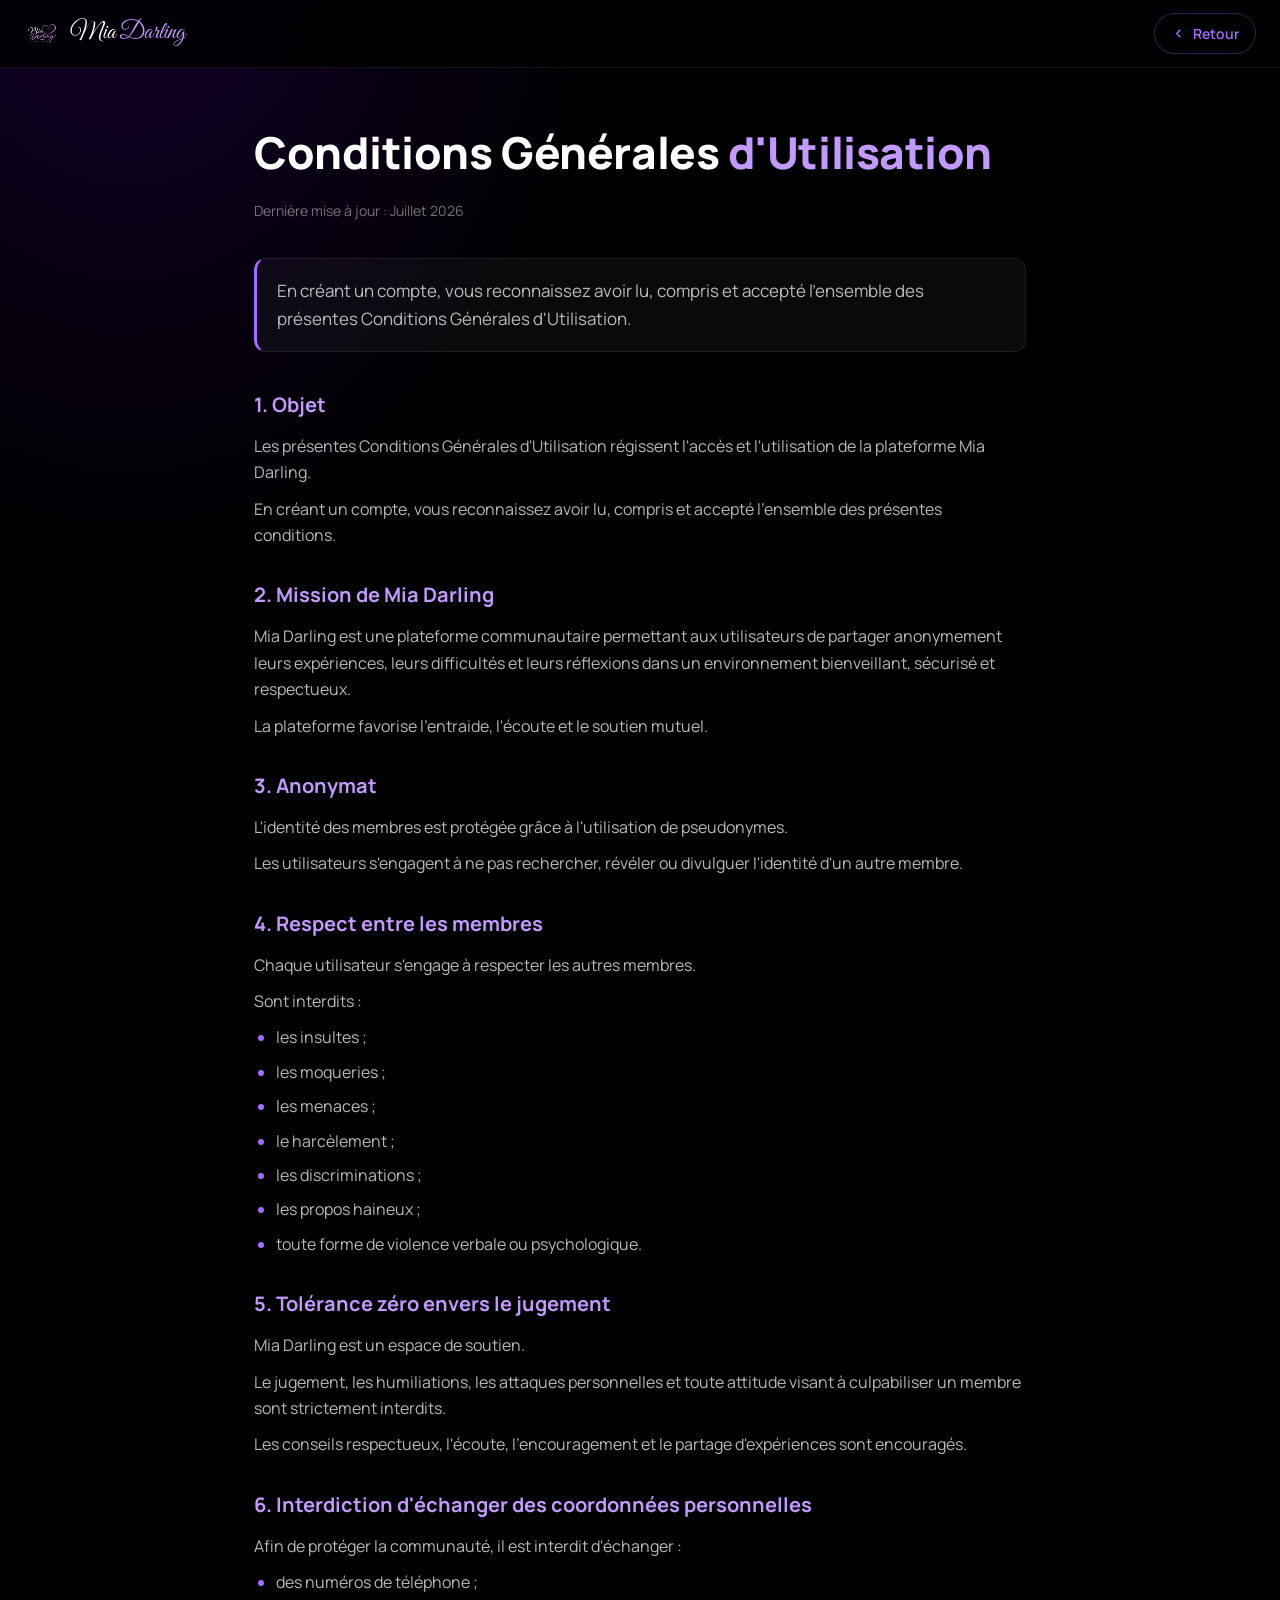
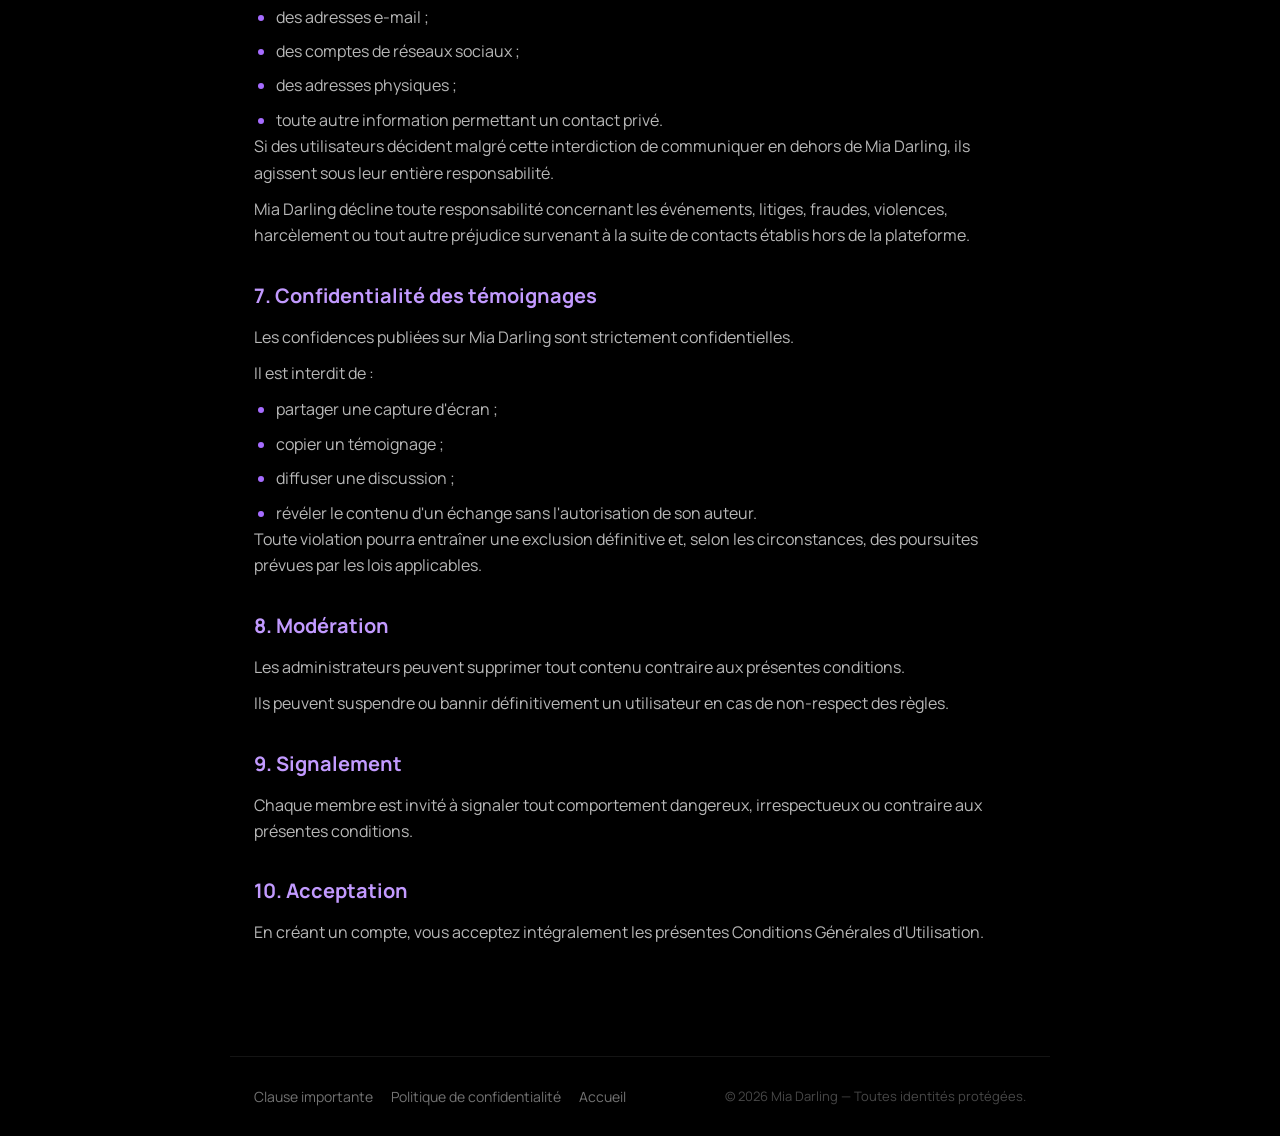
<file: cgu.html>
<!DOCTYPE html>
<html lang="fr">

<head>
  <meta charset="UTF-8" />
  <meta name="viewport" content="width=device-width, initial-scale=1.0, viewport-fit=cover" />
  <title>Conditions Générales d'Utilisation — Mia Darling</title>
  <meta name="description" content="Conditions Générales d'Utilisation de Mia Darling, la plateforme communautaire de partage anonyme de témoignages et de soutien entre utilisateurs." />
  <meta name="robots" content="index, follow, max-image-preview:large" />
  <link rel="canonical" href="https://miadarlingsp.com/cgu.html" />
  <meta name="theme-color" content="#000000" />
  <link rel="manifest" href="site.webmanifest" />
  <!-- Open Graph -->
  <meta property="og:type" content="website" />
  <meta property="og:site_name" content="Mia Darling" />
  <meta property="og:locale" content="fr_FR" />
  <meta property="og:title" content="Conditions Générales d'Utilisation — Mia Darling" />
  <meta property="og:description" content="Conditions Générales d'Utilisation de Mia Darling, la plateforme communautaire de partage anonyme de témoignages et de soutien entre utilisateurs." />
  <meta property="og:url" content="https://miadarlingsp.com/cgu.html" />
  <meta property="og:image" content="https://miadarlingsp.com/assets/logo.png" />
  <meta property="og:image:width" content="1080" />
  <meta property="og:image:height" content="1080" />
  <meta property="og:image:alt" content="Logo Mia Darling" />
  <!-- Twitter -->
  <meta name="twitter:card" content="summary" />
  <meta name="twitter:title" content="Conditions Générales d'Utilisation — Mia Darling" />
  <meta name="twitter:description" content="Conditions Générales d'Utilisation de Mia Darling, la plateforme communautaire de partage anonyme de témoignages et de soutien entre utilisateurs." />
  <meta name="twitter:image" content="https://miadarlingsp.com/assets/logo.png" />
  <link rel="icon" type="image/png" href="assets/logo.png" />
  <link rel="apple-touch-icon" href="assets/logo.png" />
  <link rel="preconnect" href="https://fonts.googleapis.com" />
  <link rel="preconnect" href="https://fonts.gstatic.com" crossorigin />
  <link href="https://fonts.googleapis.com/css2?family=Great+Vibes&family=Manrope:wght@400;500;600;700;800&display=swap"
    rel="stylesheet" />
  <style>
    * { margin: 0; padding: 0; box-sizing: border-box; }

    :root {
      --bg: #000000;
      --purple-dark: #25015B;
      --purple-mid: #6A3FBF;
      --purple-light: #A66CFF;
      --purple-soft: #C29AFF;
      --white: #FFFFFF;
      --text-sub: rgba(255, 255, 255, .72);
      --text-muted: rgba(255, 255, 255, .45);
      --border: rgba(255, 255, 255, .08);
    }

    body {
      font-family: 'Manrope', sans-serif;
      background: var(--bg);
      color: var(--white);
      min-height: 100vh;
      line-height: 1.65;
      background-image:
        radial-gradient(ellipse 60% 40% at 10% -5%, rgba(37, 1, 91, .5) 0%, transparent 65%);
    }

    /* Header */
    .legal-nav {
      display: flex;
      align-items: center;
      justify-content: space-between;
      gap: 16px;
      height: 68px;
      padding: 0 max(24px, env(safe-area-inset-left));
      border-bottom: 1px solid var(--border);
      position: sticky;
      top: 0;
      background: rgba(0, 0, 0, .85);
      backdrop-filter: blur(20px);
      z-index: 10;
    }

    .legal-logo { display: flex; align-items: center; gap: 10px; text-decoration: none; }
    .legal-logo img { width: 36px; height: 36px; border-radius: 50%; }
    .legal-logo .logo-m { font-family: 'Great Vibes', cursive; font-size: 24px; color: #fff; }
    .legal-logo .logo-d { font-family: 'Great Vibes', cursive; font-size: 24px; color: var(--purple-soft); }

    .legal-back {
      display: inline-flex;
      align-items: center;
      gap: 7px;
      color: var(--purple-light);
      text-decoration: none;
      font-size: 14px;
      font-weight: 600;
      padding: 8px 16px;
      border: 1px solid rgba(166, 108, 255, .3);
      border-radius: 50px;
      transition: background .2s, border-color .2s;
    }

    .legal-back:hover { background: rgba(166, 108, 255, .1); border-color: var(--purple-light); }

    /* Content */
    .legal-wrap { max-width: 820px; margin: 0 auto; padding: 48px 24px 80px; }

    .legal-title {
      font-size: clamp(30px, 5vw, 44px);
      font-weight: 800;
      letter-spacing: -.01em;
      margin-bottom: 10px;
    }

    .legal-title span { color: var(--purple-soft); }

    .legal-updated {
      font-size: 14px;
      color: var(--text-muted);
      margin-bottom: 36px;
    }

    .legal-intro {
      font-size: 17px;
      color: var(--text-sub);
      margin-bottom: 36px;
      padding: 18px 20px;
      background: rgba(255, 255, 255, .04);
      border: 1px solid var(--border);
      border-left: 3px solid var(--purple-light);
      border-radius: 12px;
    }

    .legal-section { margin-bottom: 30px; }

    .legal-section h2 {
      font-size: 20px;
      font-weight: 700;
      color: var(--purple-soft);
      margin-bottom: 12px;
    }

    .legal-section p { color: var(--text-sub); margin-bottom: 10px; }

    .legal-section ul { list-style: none; display: flex; flex-direction: column; gap: 8px; }

    .legal-section li {
      color: var(--text-sub);
      padding-left: 22px;
      position: relative;
    }

    .legal-section li::before {
      content: '';
      position: absolute;
      left: 4px;
      top: 11px;
      width: 6px;
      height: 6px;
      border-radius: 50%;
      background: var(--purple-light);
    }

    /* Footer */
    .legal-footer {
      max-width: 820px;
      margin: 0 auto;
      padding: 28px 24px;
      border-top: 1px solid var(--border);
      display: flex;
      flex-wrap: wrap;
      gap: 18px;
      align-items: center;
      justify-content: space-between;
    }

    .legal-footer a { color: var(--text-muted); text-decoration: none; font-size: 14px; transition: color .2s; }
    .legal-footer a:hover { color: var(--purple-light); }
    .legal-footer .copy { font-size: 13px; color: rgba(255, 255, 255, .28); }

    @media (max-width: 520px) {
      .legal-logo .logo-d { display: none; }
      .legal-wrap { padding: 32px 18px 60px; }
    }
  </style>
</head>

<body>
  <header class="legal-nav">
    <a class="legal-logo" href="index.html">
      <img src="assets/logo.png" alt="Mia Darling" />
      <span><span class="logo-m">Mia</span> <span class="logo-d">Darling</span></span>
    </a>
    <a class="legal-back" href="javascript:history.length>1?history.back():location.href='index.html'">
      <svg width="15" height="15" viewBox="0 0 24 24" fill="none" stroke="currentColor" stroke-width="2.2">
        <polyline points="15 18 9 12 15 6"></polyline>
      </svg>
      Retour
    </a>
  </header>

  <main class="legal-wrap">
    <h1 class="legal-title">Conditions Générales <span>d'Utilisation</span></h1>
    <p class="legal-updated">Dernière mise à jour : Juillet 2026</p>

    <p class="legal-intro">En créant un compte, vous reconnaissez avoir lu, compris et accepté l'ensemble des présentes
      Conditions Générales d'Utilisation.</p>

    <section class="legal-section">
      <h2>1. Objet</h2>
      <p>Les présentes Conditions Générales d'Utilisation régissent l'accès et l'utilisation de la plateforme Mia
        Darling.</p>
      <p>En créant un compte, vous reconnaissez avoir lu, compris et accepté l'ensemble des présentes conditions.</p>
    </section>

    <section class="legal-section">
      <h2>2. Mission de Mia Darling</h2>
      <p>Mia Darling est une plateforme communautaire permettant aux utilisateurs de partager anonymement leurs
        expériences, leurs difficultés et leurs réflexions dans un environnement bienveillant, sécurisé et
        respectueux.</p>
      <p>La plateforme favorise l'entraide, l'écoute et le soutien mutuel.</p>
    </section>

    <section class="legal-section">
      <h2>3. Anonymat</h2>
      <p>L'identité des membres est protégée grâce à l'utilisation de pseudonymes.</p>
      <p>Les utilisateurs s'engagent à ne pas rechercher, révéler ou divulguer l'identité d'un autre membre.</p>
    </section>

    <section class="legal-section">
      <h2>4. Respect entre les membres</h2>
      <p>Chaque utilisateur s'engage à respecter les autres membres.</p>
      <p>Sont interdits :</p>
      <ul>
        <li>les insultes ;</li>
        <li>les moqueries ;</li>
        <li>les menaces ;</li>
        <li>le harcèlement ;</li>
        <li>les discriminations ;</li>
        <li>les propos haineux ;</li>
        <li>toute forme de violence verbale ou psychologique.</li>
      </ul>
    </section>

    <section class="legal-section">
      <h2>5. Tolérance zéro envers le jugement</h2>
      <p>Mia Darling est un espace de soutien.</p>
      <p>Le jugement, les humiliations, les attaques personnelles et toute attitude visant à culpabiliser un membre sont
        strictement interdits.</p>
      <p>Les conseils respectueux, l'écoute, l'encouragement et le partage d'expériences sont encouragés.</p>
    </section>

    <section class="legal-section">
      <h2>6. Interdiction d'échanger des coordonnées personnelles</h2>
      <p>Afin de protéger la communauté, il est interdit d'échanger :</p>
      <ul>
        <li>des numéros de téléphone ;</li>
        <li>des adresses e-mail ;</li>
        <li>des comptes de réseaux sociaux ;</li>
        <li>des adresses physiques ;</li>
        <li>toute autre information permettant un contact privé.</li>
      </ul>
      <p>Si des utilisateurs décident malgré cette interdiction de communiquer en dehors de Mia Darling, ils agissent
        sous leur entière responsabilité.</p>
      <p>Mia Darling décline toute responsabilité concernant les événements, litiges, fraudes, violences, harcèlement ou
        tout autre préjudice survenant à la suite de contacts établis hors de la plateforme.</p>
    </section>

    <section class="legal-section">
      <h2>7. Confidentialité des témoignages</h2>
      <p>Les confidences publiées sur Mia Darling sont strictement confidentielles.</p>
      <p>Il est interdit de :</p>
      <ul>
        <li>partager une capture d'écran ;</li>
        <li>copier un témoignage ;</li>
        <li>diffuser une discussion ;</li>
        <li>révéler le contenu d'un échange sans l'autorisation de son auteur.</li>
      </ul>
      <p>Toute violation pourra entraîner une exclusion définitive et, selon les circonstances, des poursuites prévues
        par les lois applicables.</p>
    </section>

    <section class="legal-section">
      <h2>8. Modération</h2>
      <p>Les administrateurs peuvent supprimer tout contenu contraire aux présentes conditions.</p>
      <p>Ils peuvent suspendre ou bannir définitivement un utilisateur en cas de non-respect des règles.</p>
    </section>

    <section class="legal-section">
      <h2>9. Signalement</h2>
      <p>Chaque membre est invité à signaler tout comportement dangereux, irrespectueux ou contraire aux présentes
        conditions.</p>
    </section>

    <section class="legal-section">
      <h2>10. Acceptation</h2>
      <p>En créant un compte, vous acceptez intégralement les présentes Conditions Générales d'Utilisation.</p>
    </section>
  </main>

  <footer class="legal-footer">
    <div style="display:flex;gap:18px;flex-wrap:wrap;">
      <a href="clause.html">Clause importante</a>
      <a href="confidentialite.html">Politique de confidentialité</a>
      <a href="index.html">Accueil</a>
    </div>
    <span class="copy">© 2026 Mia Darling — Toutes identités protégées.</span>
  </footer>
</body>

</html>
</file>
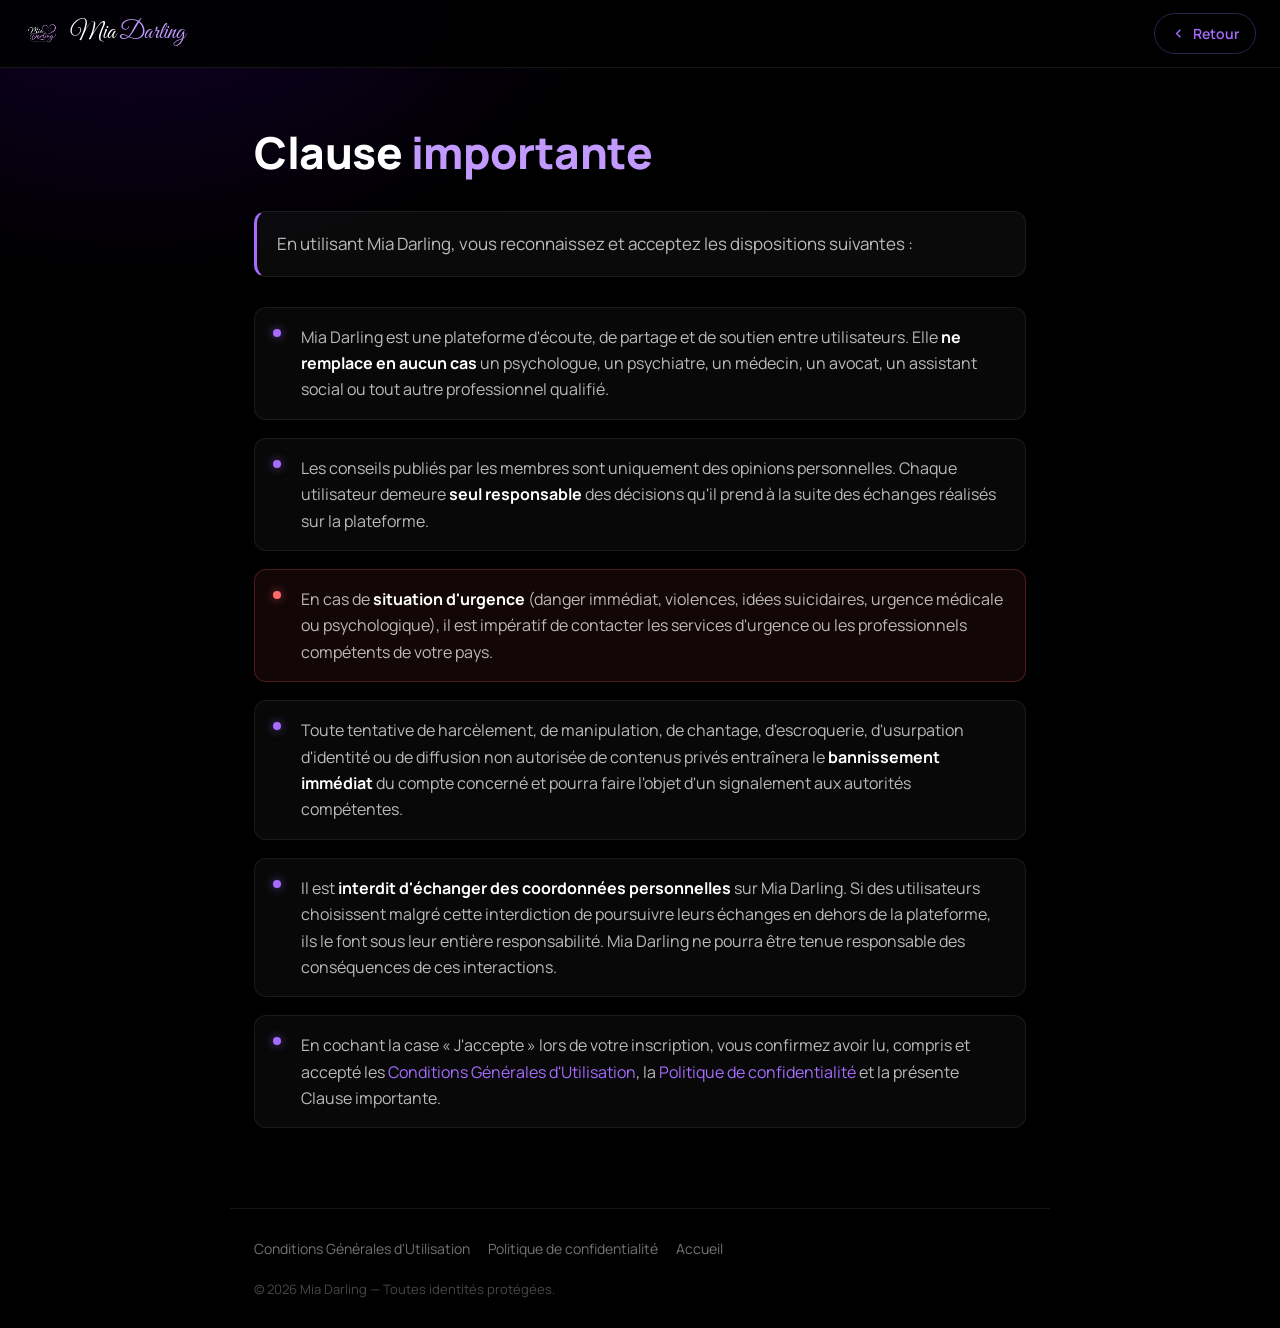
<file: clause.html>
<!DOCTYPE html>
<html lang="fr">

<head>
  <meta charset="UTF-8" />
  <meta name="viewport" content="width=device-width, initial-scale=1.0, viewport-fit=cover" />
  <title>Clause importante — Mia Darling</title>
  <meta name="description" content="Mia Darling est un espace d'écoute et de partage entre utilisateurs qui ne remplace pas un professionnel. En cas d'urgence, contactez les services compétents." />
  <meta name="robots" content="index, follow, max-image-preview:large" />
  <link rel="canonical" href="https://miadarlingsp.com/clause.html" />
  <meta name="theme-color" content="#000000" />
  <link rel="manifest" href="site.webmanifest" />
  <!-- Open Graph -->
  <meta property="og:type" content="website" />
  <meta property="og:site_name" content="Mia Darling" />
  <meta property="og:locale" content="fr_FR" />
  <meta property="og:title" content="Clause importante — Mia Darling" />
  <meta property="og:description" content="Mia Darling est un espace d'écoute et de partage entre utilisateurs qui ne remplace pas un professionnel. En cas d'urgence, contactez les services compétents." />
  <meta property="og:url" content="https://miadarlingsp.com/clause.html" />
  <meta property="og:image" content="https://miadarlingsp.com/assets/logo.png" />
  <meta property="og:image:width" content="1080" />
  <meta property="og:image:height" content="1080" />
  <meta property="og:image:alt" content="Logo Mia Darling" />
  <!-- Twitter -->
  <meta name="twitter:card" content="summary" />
  <meta name="twitter:title" content="Clause importante — Mia Darling" />
  <meta name="twitter:description" content="Mia Darling est un espace d'écoute et de partage entre utilisateurs qui ne remplace pas un professionnel. En cas d'urgence, contactez les services compétents." />
  <meta name="twitter:image" content="https://miadarlingsp.com/assets/logo.png" />
  <link rel="icon" type="image/png" href="assets/logo.png" />
  <link rel="apple-touch-icon" href="assets/logo.png" />
  <link rel="preconnect" href="https://fonts.googleapis.com" />
  <link rel="preconnect" href="https://fonts.gstatic.com" crossorigin />
  <link href="https://fonts.googleapis.com/css2?family=Great+Vibes&family=Manrope:wght@400;500;600;700;800&display=swap"
    rel="stylesheet" />
  <style>
    * { margin: 0; padding: 0; box-sizing: border-box; }

    :root {
      --bg: #000000;
      --purple-dark: #25015B;
      --purple-mid: #6A3FBF;
      --purple-light: #A66CFF;
      --purple-soft: #C29AFF;
      --white: #FFFFFF;
      --text-sub: rgba(255, 255, 255, .72);
      --text-muted: rgba(255, 255, 255, .45);
      --border: rgba(255, 255, 255, .08);
    }

    body {
      font-family: 'Manrope', sans-serif;
      background: var(--bg);
      color: var(--white);
      min-height: 100vh;
      line-height: 1.65;
      background-image:
        radial-gradient(ellipse 60% 40% at 10% -5%, rgba(37, 1, 91, .5) 0%, transparent 65%);
    }

    .legal-nav {
      display: flex;
      align-items: center;
      justify-content: space-between;
      gap: 16px;
      height: 68px;
      padding: 0 max(24px, env(safe-area-inset-left));
      border-bottom: 1px solid var(--border);
      position: sticky;
      top: 0;
      background: rgba(0, 0, 0, .85);
      backdrop-filter: blur(20px);
      z-index: 10;
    }

    .legal-logo { display: flex; align-items: center; gap: 10px; text-decoration: none; }
    .legal-logo img { width: 36px; height: 36px; border-radius: 50%; }
    .legal-logo .logo-m { font-family: 'Great Vibes', cursive; font-size: 24px; color: #fff; }
    .legal-logo .logo-d { font-family: 'Great Vibes', cursive; font-size: 24px; color: var(--purple-soft); }

    .legal-back {
      display: inline-flex;
      align-items: center;
      gap: 7px;
      color: var(--purple-light);
      text-decoration: none;
      font-size: 14px;
      font-weight: 600;
      padding: 8px 16px;
      border: 1px solid rgba(166, 108, 255, .3);
      border-radius: 50px;
      transition: background .2s, border-color .2s;
    }

    .legal-back:hover { background: rgba(166, 108, 255, .1); border-color: var(--purple-light); }

    .legal-wrap { max-width: 820px; margin: 0 auto; padding: 48px 24px 80px; }

    .legal-title {
      font-size: clamp(30px, 5vw, 44px);
      font-weight: 800;
      letter-spacing: -.01em;
      margin-bottom: 10px;
    }

    .legal-title span { color: var(--purple-soft); }

    .legal-intro {
      font-size: 17px;
      color: var(--text-sub);
      margin: 22px 0 30px;
      padding: 18px 20px;
      background: rgba(255, 255, 255, .04);
      border: 1px solid var(--border);
      border-left: 3px solid var(--purple-light);
      border-radius: 12px;
    }

    .clause-list { list-style: none; display: flex; flex-direction: column; gap: 18px; }

    .clause-list li {
      color: var(--text-sub);
      padding: 16px 18px 16px 46px;
      position: relative;
      background: rgba(255, 255, 255, .03);
      border: 1px solid var(--border);
      border-radius: 12px;
    }

    .clause-list li::before {
      content: '';
      position: absolute;
      left: 18px;
      top: 21px;
      width: 8px;
      height: 8px;
      border-radius: 50%;
      background: var(--purple-light);
      box-shadow: 0 0 10px rgba(166, 108, 255, .6);
    }

    /* Encadré urgence : mis en avant */
    .clause-list li.urgent {
      background: rgba(255, 90, 90, .07);
      border-color: rgba(255, 90, 90, .25);
    }

    .clause-list li.urgent::before { background: #ff6b6b; box-shadow: 0 0 10px rgba(255, 107, 107, .6); }

    .clause-list li strong { color: var(--white); }

    .legal-footer {
      max-width: 820px;
      margin: 0 auto;
      padding: 28px 24px;
      border-top: 1px solid var(--border);
      display: flex;
      flex-wrap: wrap;
      gap: 18px;
      align-items: center;
      justify-content: space-between;
    }

    .legal-footer a { color: var(--text-muted); text-decoration: none; font-size: 14px; transition: color .2s; }
    .legal-footer a:hover { color: var(--purple-light); }
    .legal-footer .copy { font-size: 13px; color: rgba(255, 255, 255, .28); }

    @media (max-width: 520px) {
      .legal-logo .logo-d { display: none; }
      .legal-wrap { padding: 32px 18px 60px; }
    }
  </style>
</head>

<body>
  <header class="legal-nav">
    <a class="legal-logo" href="index.html">
      <img src="assets/logo.png" alt="Mia Darling" />
      <span><span class="logo-m">Mia</span> <span class="logo-d">Darling</span></span>
    </a>
    <a class="legal-back" href="javascript:history.length>1?history.back():location.href='index.html'">
      <svg width="15" height="15" viewBox="0 0 24 24" fill="none" stroke="currentColor" stroke-width="2.2">
        <polyline points="15 18 9 12 15 6"></polyline>
      </svg>
      Retour
    </a>
  </header>

  <main class="legal-wrap">
    <h1 class="legal-title">Clause <span>importante</span></h1>

    <p class="legal-intro">En utilisant Mia Darling, vous reconnaissez et acceptez les dispositions suivantes :</p>

    <ul class="clause-list">
      <li>Mia Darling est une plateforme d'écoute, de partage et de soutien entre utilisateurs. Elle
        <strong>ne remplace en aucun cas</strong> un psychologue, un psychiatre, un médecin, un avocat, un assistant
        social ou tout autre professionnel qualifié.</li>

      <li>Les conseils publiés par les membres sont uniquement des opinions personnelles. Chaque utilisateur demeure
        <strong>seul responsable</strong> des décisions qu'il prend à la suite des échanges réalisés sur la
        plateforme.</li>

      <li class="urgent">En cas de <strong>situation d'urgence</strong> (danger immédiat, violences, idées suicidaires,
        urgence médicale ou psychologique), il est impératif de contacter les services d'urgence ou les professionnels
        compétents de votre pays.</li>

      <li>Toute tentative de harcèlement, de manipulation, de chantage, d'escroquerie, d'usurpation d'identité ou de
        diffusion non autorisée de contenus privés entraînera le <strong>bannissement immédiat</strong> du compte
        concerné et pourra faire l'objet d'un signalement aux autorités compétentes.</li>

      <li>Il est <strong>interdit d'échanger des coordonnées personnelles</strong> sur Mia Darling. Si des utilisateurs
        choisissent malgré cette interdiction de poursuivre leurs échanges en dehors de la plateforme, ils le font sous
        leur entière responsabilité. Mia Darling ne pourra être tenue responsable des conséquences de ces
        interactions.</li>

      <li>En cochant la case « J'accepte » lors de votre inscription, vous confirmez avoir lu, compris et accepté les
        <a href="cgu.html" style="color:var(--purple-light);text-decoration:none;">Conditions Générales
          d'Utilisation</a>, la <a href="confidentialite.html"
          style="color:var(--purple-light);text-decoration:none;">Politique de confidentialité</a> et la présente
        Clause importante.</li>
    </ul>
  </main>

  <footer class="legal-footer">
    <div style="display:flex;gap:18px;flex-wrap:wrap;">
      <a href="cgu.html">Conditions Générales d'Utilisation</a>
      <a href="confidentialite.html">Politique de confidentialité</a>
      <a href="index.html">Accueil</a>
    </div>
    <span class="copy">© 2026 Mia Darling — Toutes identités protégées.</span>
  </footer>
</body>

</html>
</file>
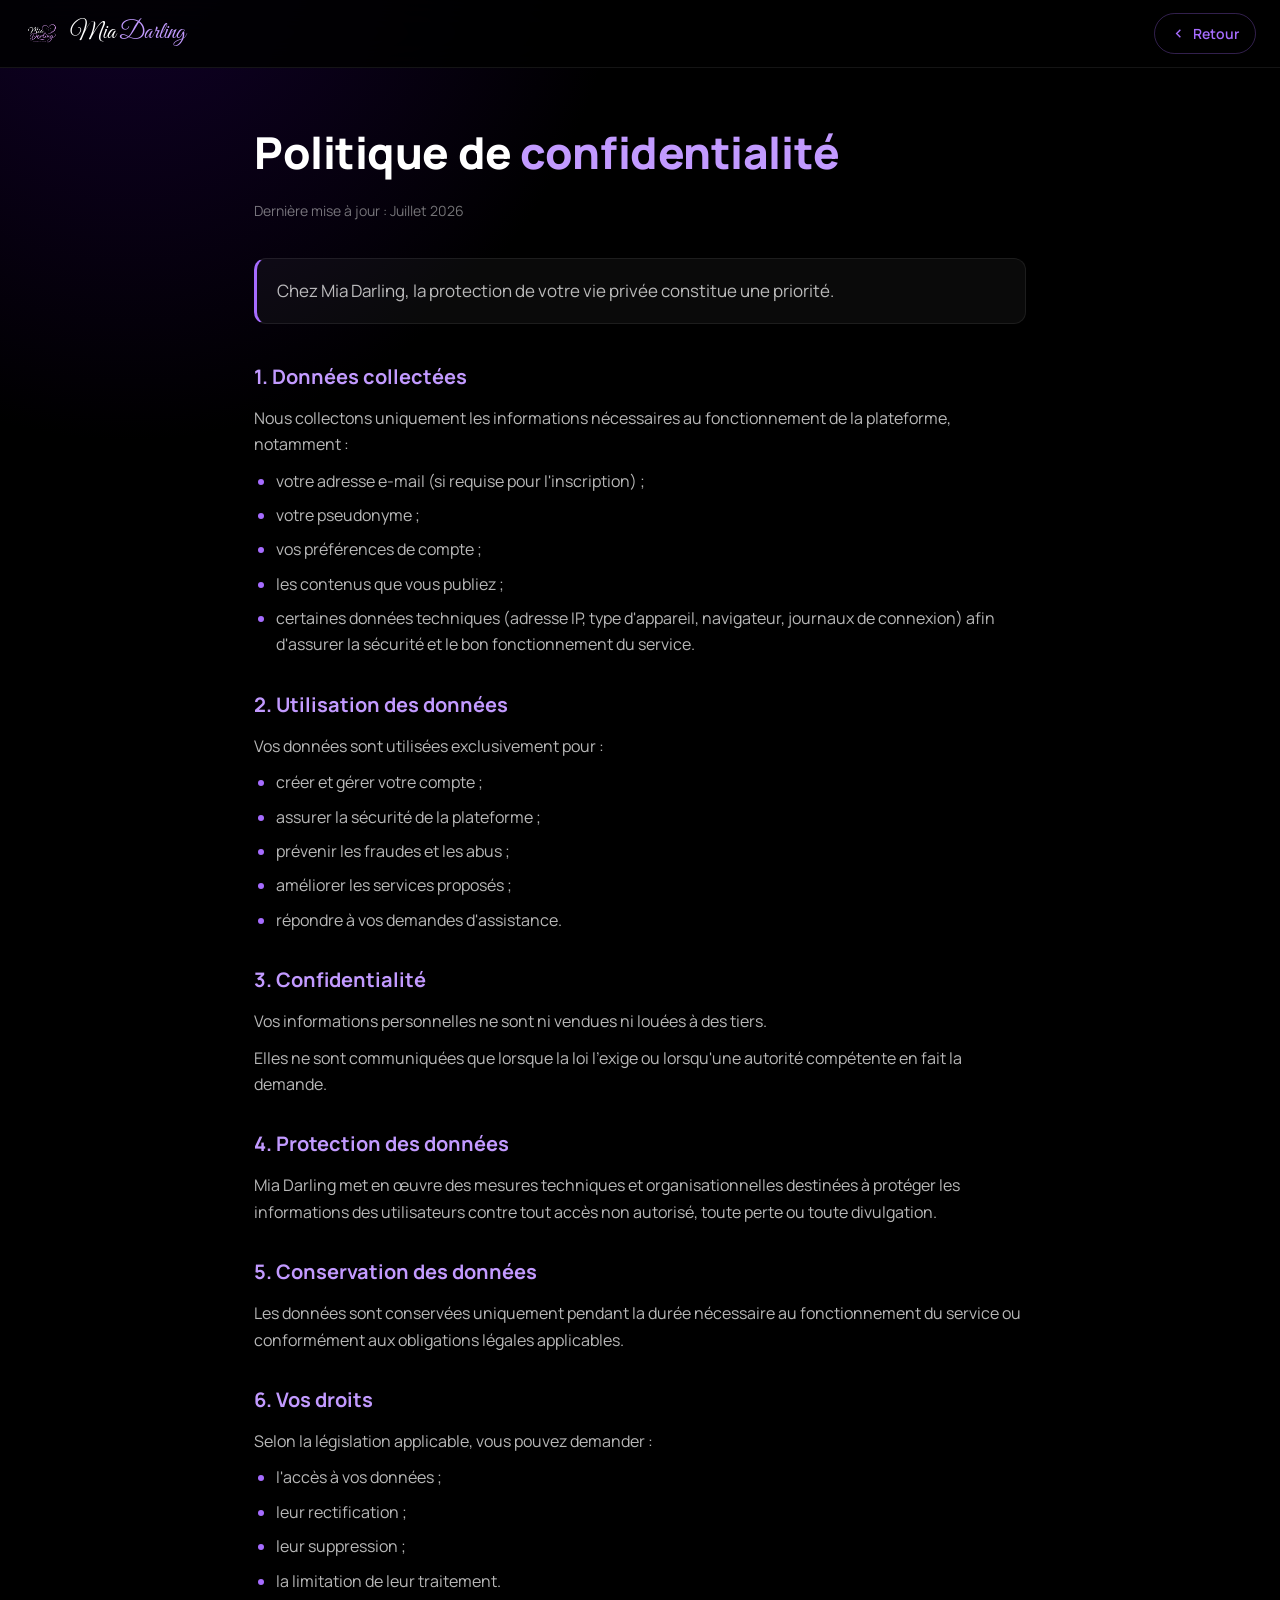
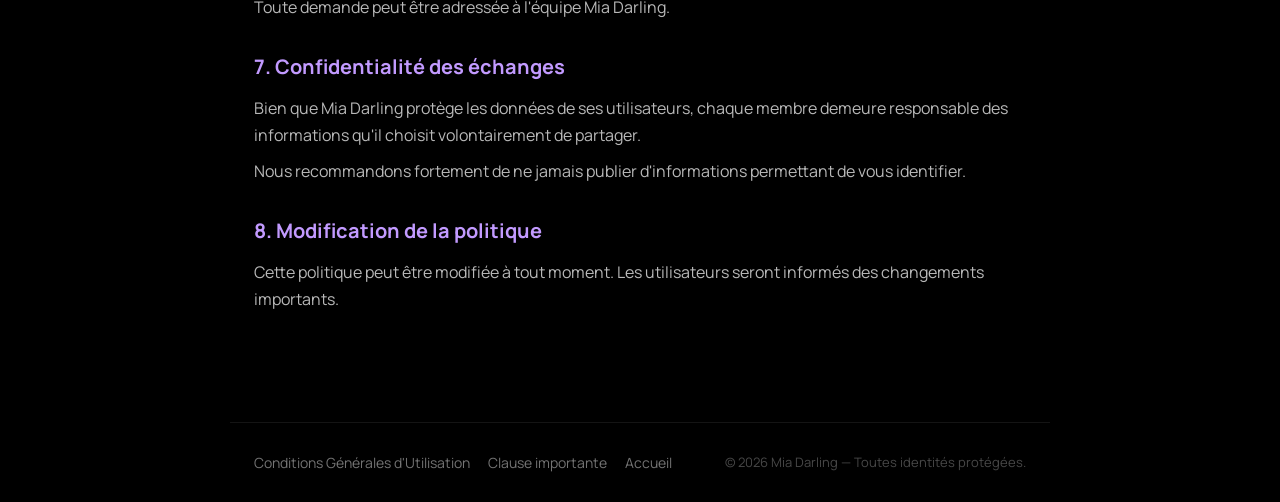
<file: confidentialite.html>
<!DOCTYPE html>
<html lang="fr">

<head>
  <meta charset="UTF-8" />
  <meta name="viewport" content="width=device-width, initial-scale=1.0, viewport-fit=cover" />
  <title>Politique de confidentialité — Mia Darling</title>
  <meta name="description" content="Politique de confidentialité de Mia Darling : quelles données sont collectées, comment elles sont utilisées et comment votre anonymat est protégé." />
  <meta name="robots" content="index, follow, max-image-preview:large" />
  <link rel="canonical" href="https://miadarlingsp.com/confidentialite.html" />
  <meta name="theme-color" content="#000000" />
  <link rel="manifest" href="site.webmanifest" />
  <!-- Open Graph -->
  <meta property="og:type" content="website" />
  <meta property="og:site_name" content="Mia Darling" />
  <meta property="og:locale" content="fr_FR" />
  <meta property="og:title" content="Politique de confidentialité — Mia Darling" />
  <meta property="og:description" content="Politique de confidentialité de Mia Darling : quelles données sont collectées, comment elles sont utilisées et comment votre anonymat est protégé." />
  <meta property="og:url" content="https://miadarlingsp.com/confidentialite.html" />
  <meta property="og:image" content="https://miadarlingsp.com/assets/logo.png" />
  <meta property="og:image:width" content="1080" />
  <meta property="og:image:height" content="1080" />
  <meta property="og:image:alt" content="Logo Mia Darling" />
  <!-- Twitter -->
  <meta name="twitter:card" content="summary" />
  <meta name="twitter:title" content="Politique de confidentialité — Mia Darling" />
  <meta name="twitter:description" content="Politique de confidentialité de Mia Darling : quelles données sont collectées, comment elles sont utilisées et comment votre anonymat est protégé." />
  <meta name="twitter:image" content="https://miadarlingsp.com/assets/logo.png" />
  <link rel="icon" type="image/png" href="assets/logo.png" />
  <link rel="apple-touch-icon" href="assets/logo.png" />
  <link rel="preconnect" href="https://fonts.googleapis.com" />
  <link rel="preconnect" href="https://fonts.gstatic.com" crossorigin />
  <link href="https://fonts.googleapis.com/css2?family=Great+Vibes&family=Manrope:wght@400;500;600;700;800&display=swap"
    rel="stylesheet" />
  <style>
    * { margin: 0; padding: 0; box-sizing: border-box; }

    :root {
      --bg: #000000;
      --purple-dark: #25015B;
      --purple-mid: #6A3FBF;
      --purple-light: #A66CFF;
      --purple-soft: #C29AFF;
      --white: #FFFFFF;
      --text-sub: rgba(255, 255, 255, .72);
      --text-muted: rgba(255, 255, 255, .45);
      --border: rgba(255, 255, 255, .08);
    }

    body {
      font-family: 'Manrope', sans-serif;
      background: var(--bg);
      color: var(--white);
      min-height: 100vh;
      line-height: 1.65;
      background-image:
        radial-gradient(ellipse 60% 40% at 10% -5%, rgba(37, 1, 91, .5) 0%, transparent 65%);
    }

    /* Header */
    .legal-nav {
      display: flex;
      align-items: center;
      justify-content: space-between;
      gap: 16px;
      height: 68px;
      padding: 0 max(24px, env(safe-area-inset-left));
      border-bottom: 1px solid var(--border);
      position: sticky;
      top: 0;
      background: rgba(0, 0, 0, .85);
      backdrop-filter: blur(20px);
      z-index: 10;
    }

    .legal-logo { display: flex; align-items: center; gap: 10px; text-decoration: none; }
    .legal-logo img { width: 36px; height: 36px; border-radius: 50%; }
    .legal-logo .logo-m { font-family: 'Great Vibes', cursive; font-size: 24px; color: #fff; }
    .legal-logo .logo-d { font-family: 'Great Vibes', cursive; font-size: 24px; color: var(--purple-soft); }

    .legal-back {
      display: inline-flex;
      align-items: center;
      gap: 7px;
      color: var(--purple-light);
      text-decoration: none;
      font-size: 14px;
      font-weight: 600;
      padding: 8px 16px;
      border: 1px solid rgba(166, 108, 255, .3);
      border-radius: 50px;
      transition: background .2s, border-color .2s;
    }

    .legal-back:hover { background: rgba(166, 108, 255, .1); border-color: var(--purple-light); }

    /* Content */
    .legal-wrap { max-width: 820px; margin: 0 auto; padding: 48px 24px 80px; }

    .legal-title {
      font-size: clamp(30px, 5vw, 44px);
      font-weight: 800;
      letter-spacing: -.01em;
      margin-bottom: 10px;
    }

    .legal-title span { color: var(--purple-soft); }

    .legal-updated {
      font-size: 14px;
      color: var(--text-muted);
      margin-bottom: 36px;
    }

    .legal-intro {
      font-size: 17px;
      color: var(--text-sub);
      margin-bottom: 36px;
      padding: 18px 20px;
      background: rgba(255, 255, 255, .04);
      border: 1px solid var(--border);
      border-left: 3px solid var(--purple-light);
      border-radius: 12px;
    }

    .legal-section { margin-bottom: 30px; }

    .legal-section h2 {
      font-size: 20px;
      font-weight: 700;
      color: var(--purple-soft);
      margin-bottom: 12px;
    }

    .legal-section p { color: var(--text-sub); margin-bottom: 10px; }

    .legal-section ul { list-style: none; display: flex; flex-direction: column; gap: 8px; }

    .legal-section li {
      color: var(--text-sub);
      padding-left: 22px;
      position: relative;
    }

    .legal-section li::before {
      content: '';
      position: absolute;
      left: 4px;
      top: 11px;
      width: 6px;
      height: 6px;
      border-radius: 50%;
      background: var(--purple-light);
    }

    /* Footer */
    .legal-footer {
      max-width: 820px;
      margin: 0 auto;
      padding: 28px 24px;
      border-top: 1px solid var(--border);
      display: flex;
      flex-wrap: wrap;
      gap: 18px;
      align-items: center;
      justify-content: space-between;
    }

    .legal-footer a { color: var(--text-muted); text-decoration: none; font-size: 14px; transition: color .2s; }
    .legal-footer a:hover { color: var(--purple-light); }
    .legal-footer .copy { font-size: 13px; color: rgba(255, 255, 255, .28); }

    @media (max-width: 520px) {
      .legal-logo .logo-d { display: none; }
      .legal-wrap { padding: 32px 18px 60px; }
    }
  </style>
</head>

<body>
  <header class="legal-nav">
    <a class="legal-logo" href="index.html">
      <img src="assets/logo.png" alt="Mia Darling" />
      <span><span class="logo-m">Mia</span> <span class="logo-d">Darling</span></span>
    </a>
    <a class="legal-back" href="javascript:history.length>1?history.back():location.href='index.html'">
      <svg width="15" height="15" viewBox="0 0 24 24" fill="none" stroke="currentColor" stroke-width="2.2">
        <polyline points="15 18 9 12 15 6"></polyline>
      </svg>
      Retour
    </a>
  </header>

  <main class="legal-wrap">
    <h1 class="legal-title">Politique de <span>confidentialité</span></h1>
    <p class="legal-updated">Dernière mise à jour : Juillet 2026</p>

    <p class="legal-intro">Chez Mia Darling, la protection de votre vie privée constitue une priorité.</p>

    <section class="legal-section">
      <h2>1. Données collectées</h2>
      <p>Nous collectons uniquement les informations nécessaires au fonctionnement de la plateforme, notamment :</p>
      <ul>
        <li>votre adresse e-mail (si requise pour l'inscription) ;</li>
        <li>votre pseudonyme ;</li>
        <li>vos préférences de compte ;</li>
        <li>les contenus que vous publiez ;</li>
        <li>certaines données techniques (adresse IP, type d'appareil, navigateur, journaux de connexion) afin
          d'assurer la sécurité et le bon fonctionnement du service.</li>
      </ul>
    </section>

    <section class="legal-section">
      <h2>2. Utilisation des données</h2>
      <p>Vos données sont utilisées exclusivement pour :</p>
      <ul>
        <li>créer et gérer votre compte ;</li>
        <li>assurer la sécurité de la plateforme ;</li>
        <li>prévenir les fraudes et les abus ;</li>
        <li>améliorer les services proposés ;</li>
        <li>répondre à vos demandes d'assistance.</li>
      </ul>
    </section>

    <section class="legal-section">
      <h2>3. Confidentialité</h2>
      <p>Vos informations personnelles ne sont ni vendues ni louées à des tiers.</p>
      <p>Elles ne sont communiquées que lorsque la loi l'exige ou lorsqu'une autorité compétente en fait la demande.</p>
    </section>

    <section class="legal-section">
      <h2>4. Protection des données</h2>
      <p>Mia Darling met en œuvre des mesures techniques et organisationnelles destinées à protéger les informations
        des utilisateurs contre tout accès non autorisé, toute perte ou toute divulgation.</p>
    </section>

    <section class="legal-section">
      <h2>5. Conservation des données</h2>
      <p>Les données sont conservées uniquement pendant la durée nécessaire au fonctionnement du service ou
        conformément aux obligations légales applicables.</p>
    </section>

    <section class="legal-section">
      <h2>6. Vos droits</h2>
      <p>Selon la législation applicable, vous pouvez demander :</p>
      <ul>
        <li>l'accès à vos données ;</li>
        <li>leur rectification ;</li>
        <li>leur suppression ;</li>
        <li>la limitation de leur traitement.</li>
      </ul>
      <p>Toute demande peut être adressée à l'équipe Mia Darling.</p>
    </section>

    <section class="legal-section">
      <h2>7. Confidentialité des échanges</h2>
      <p>Bien que Mia Darling protège les données de ses utilisateurs, chaque membre demeure responsable des
        informations qu'il choisit volontairement de partager.</p>
      <p>Nous recommandons fortement de ne jamais publier d'informations permettant de vous identifier.</p>
    </section>

    <section class="legal-section">
      <h2>8. Modification de la politique</h2>
      <p>Cette politique peut être modifiée à tout moment. Les utilisateurs seront informés des changements
        importants.</p>
    </section>
  </main>

  <footer class="legal-footer">
    <div style="display:flex;gap:18px;flex-wrap:wrap;">
      <a href="cgu.html">Conditions Générales d'Utilisation</a>
      <a href="clause.html">Clause importante</a>
      <a href="index.html">Accueil</a>
    </div>
    <span class="copy">© 2026 Mia Darling — Toutes identités protégées.</span>
  </footer>
</body>

</html>
</file>
